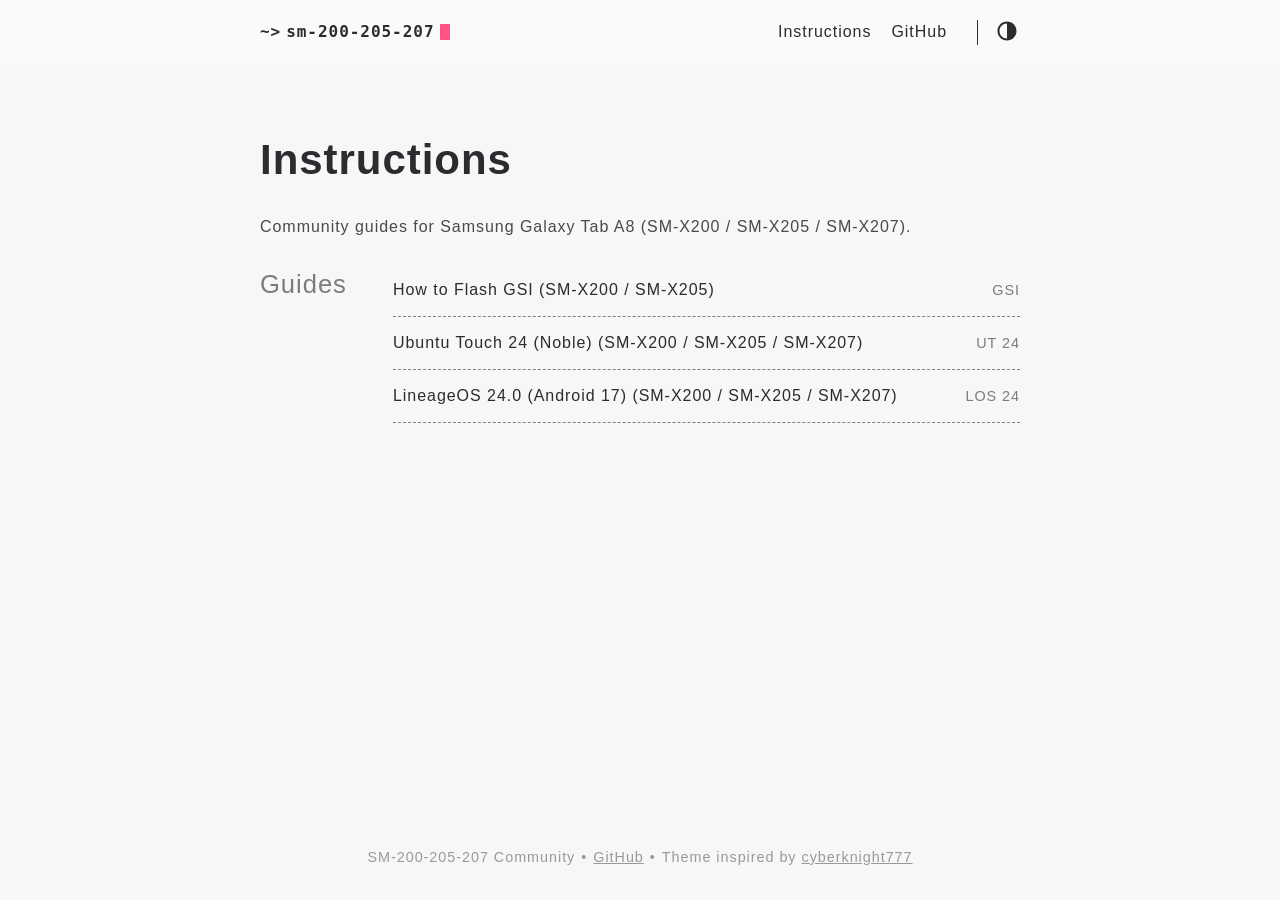
<file: index.html>
<!DOCTYPE html>
<html lang="en">
  <head>
    <meta charset="UTF-8" />
    <meta http-equiv="X-UA-Compatible" content="ie=edge" />
    <meta name="viewport" content="width=device-width, initial-scale=1, shrink-to-fit=no" />
    <meta name="description" content="Guides and instructions for Samsung Galaxy Tab A8 (SM-X200 / SM-X205 / SM-X207)." />
    <title>Tab A8 Guides :: SM-200-205-207</title>
    <link rel="icon" type="image/svg+xml" href="data:image/svg+xml,%3Csvg xmlns='http://www.w3.org/2000/svg' viewBox='0 0 32 32'%3E%3Crect width='32' height='32' rx='6' fill='%231b1c1d'/%3E%3Ctext x='50%25' y='55%25' dominant-baseline='middle' text-anchor='middle' font-family='monospace' font-size='16' font-weight='bold' fill='%23fe5186'%3E~%3E%3C/text%3E%3C/svg%3E" />
    <link rel="stylesheet" href="assets/css/style.css?v=5" />
    <script src="assets/js/main.js"></script>
  </head>
  <body>
    <div class="container">
      <header class="header">
        <span class="header__inner">
          <a href="./" style="text-decoration: none;">
            <div class="logo">
              <span class="logo__mark">~&gt; </span>
              <span class="logo__text">sm-200-205-207</span>
              <span class="logo__cursor"></span>
            </div>
          </a>

          <span class="header__right">
            <nav class="menu">
              <ul class="menu__inner">
                <li><a href="./">Instructions</a></li>
                <li><a href="https://github.com/SM-200-205-207" target="_blank" rel="noopener">GitHub</a></li>
              </ul>
            </nav>

            <button class="menu-trigger" type="button" aria-label="Menu" aria-expanded="false">
              <svg xmlns="http://www.w3.org/2000/svg" viewBox="0 0 24 24">
                <path d="M0 0h24v24H0z" fill="none" />
                <path d="M3 18h18v-2H3v2zm0-5h18v-2H3v2zm0-7v2h18V6H3z" />
              </svg>
            </button>

            <button class="theme-toggle not-selectable" type="button" aria-label="Toggle theme">
              <svg class="theme-toggler" width="24" height="24" viewBox="0 0 48 48" fill="none" xmlns="http://www.w3.org/2000/svg">
                <path d="M22 41C32.4934 41 41 32.4934 41 22C41 11.5066 32.4934 3 22 3C11.5066 3 3 11.5066 3 22C3 32.4934 11.5066 41 22 41ZM7 22C7 13.7157 13.7157 7 22 7V37C13.7157 37 7 30.2843 7 22Z" />
              </svg>
            </button>
          </span>
        </span>
      </header>

      <div class="content">
        <main class="posts">
          <h1>Instructions</h1>
          <p class="posts-intro">Community guides for Samsung Galaxy Tab A8 (SM-X200 / SM-X205 / SM-X207).</p>

          <div class="posts-group">
            <div class="post-year">Guides</div>
            <ul class="posts-list">
              <li class="post-item">
                <a href="gsi/">
                  <span class="post-title">How to Flash GSI (SM-X200 / SM-X205)</span>
                  <span class="post-day">GSI</span>
                </a>
              </li>
              <li class="post-item">
                <a href="ut24/">
                  <span class="post-title">Ubuntu Touch 24 (Noble) (SM-X200 / SM-X205 / SM-X207)</span>
                  <span class="post-day">UT 24</span>
                </a>
              </li>
              <li class="post-item">
                <a href="los24/">
                  <span class="post-title">LineageOS 24.0 (Android 17) (SM-X200 / SM-X205 / SM-X207)</span>
                  <span class="post-day">LOS 24</span>
                </a>
              </li>
            </ul>
          </div>
        </main>
      </div>

      <footer class="footer">
        <div class="footer__inner">
          <div class="footer__content">
            <span>SM-200-205-207 Community</span>
            <span><a href="https://github.com/SM-200-205-207" target="_blank" rel="noopener">GitHub</a></span>
            <span>Theme inspired by <a href="https://cyberknight777.dev/" target="_blank" rel="noopener">cyberknight777</a></span>
          </div>
        </div>
      </footer>
    </div>
  </body>
</html>
</file>
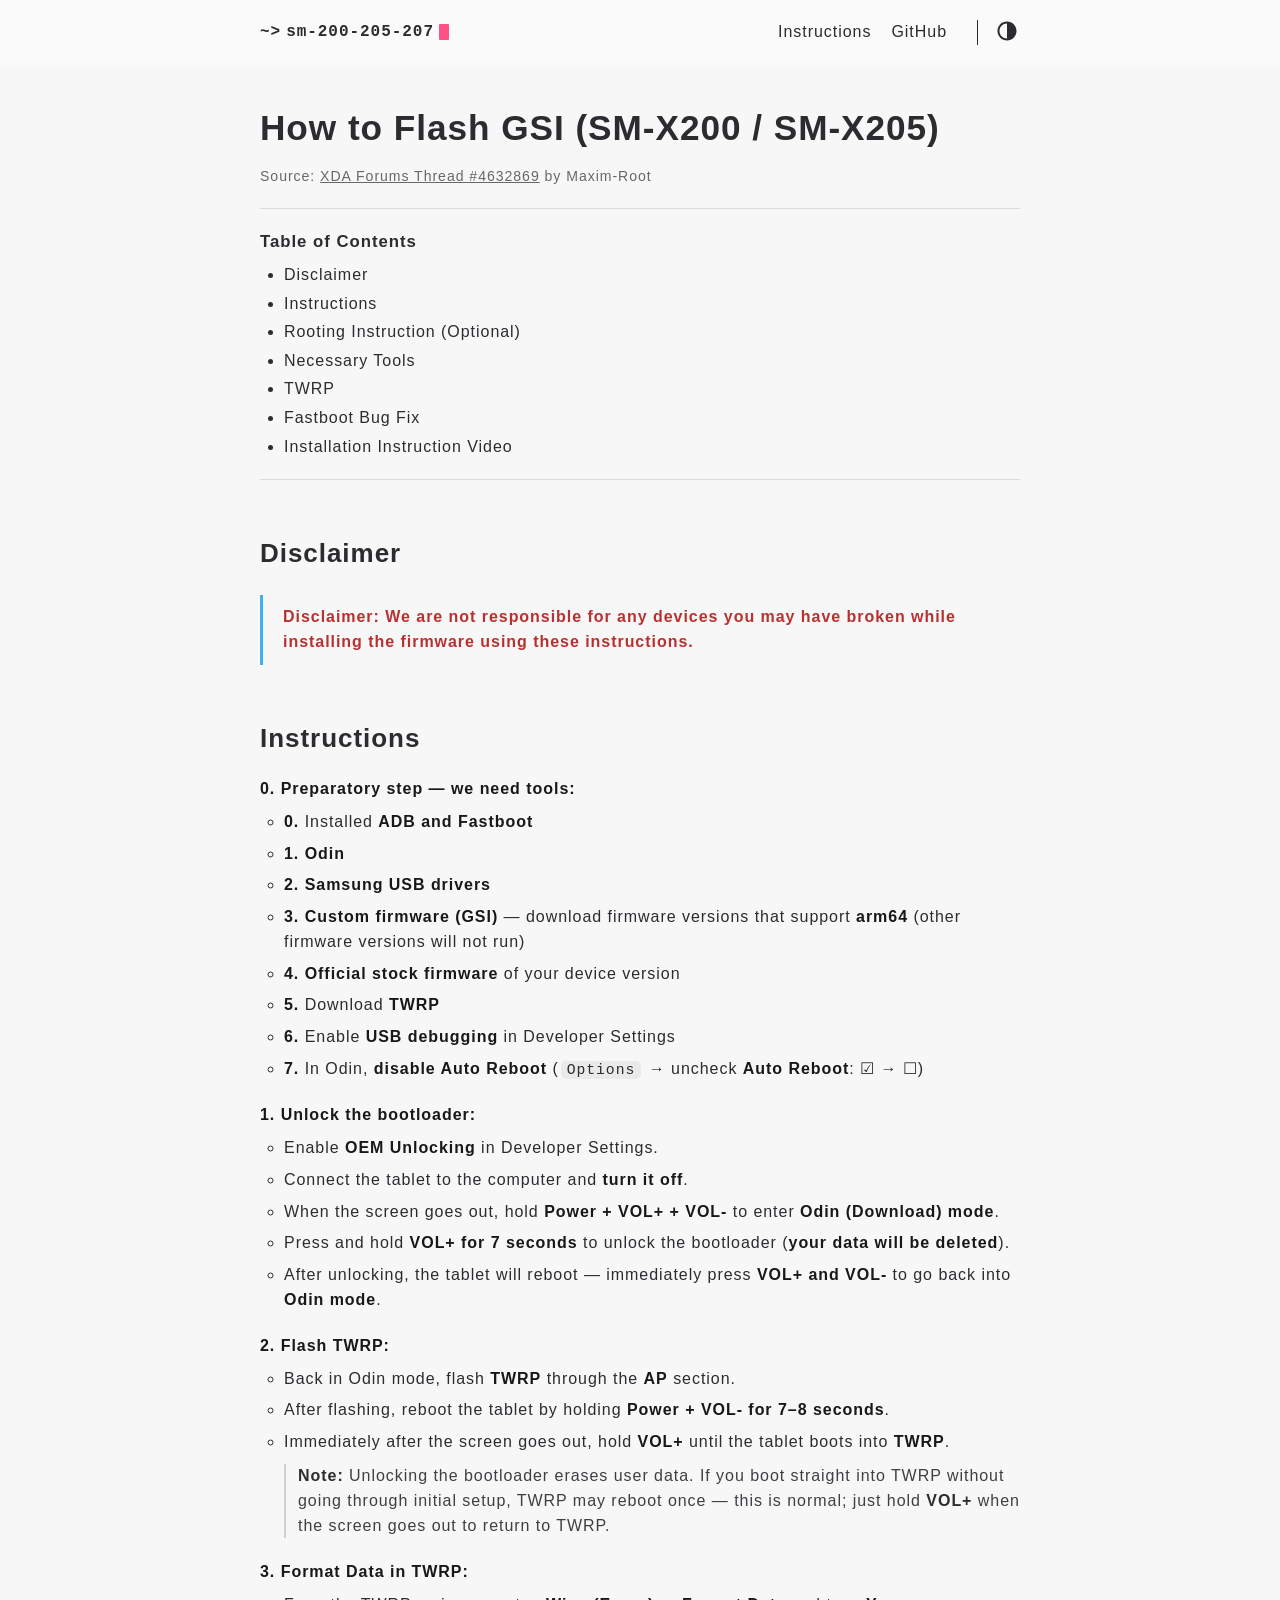
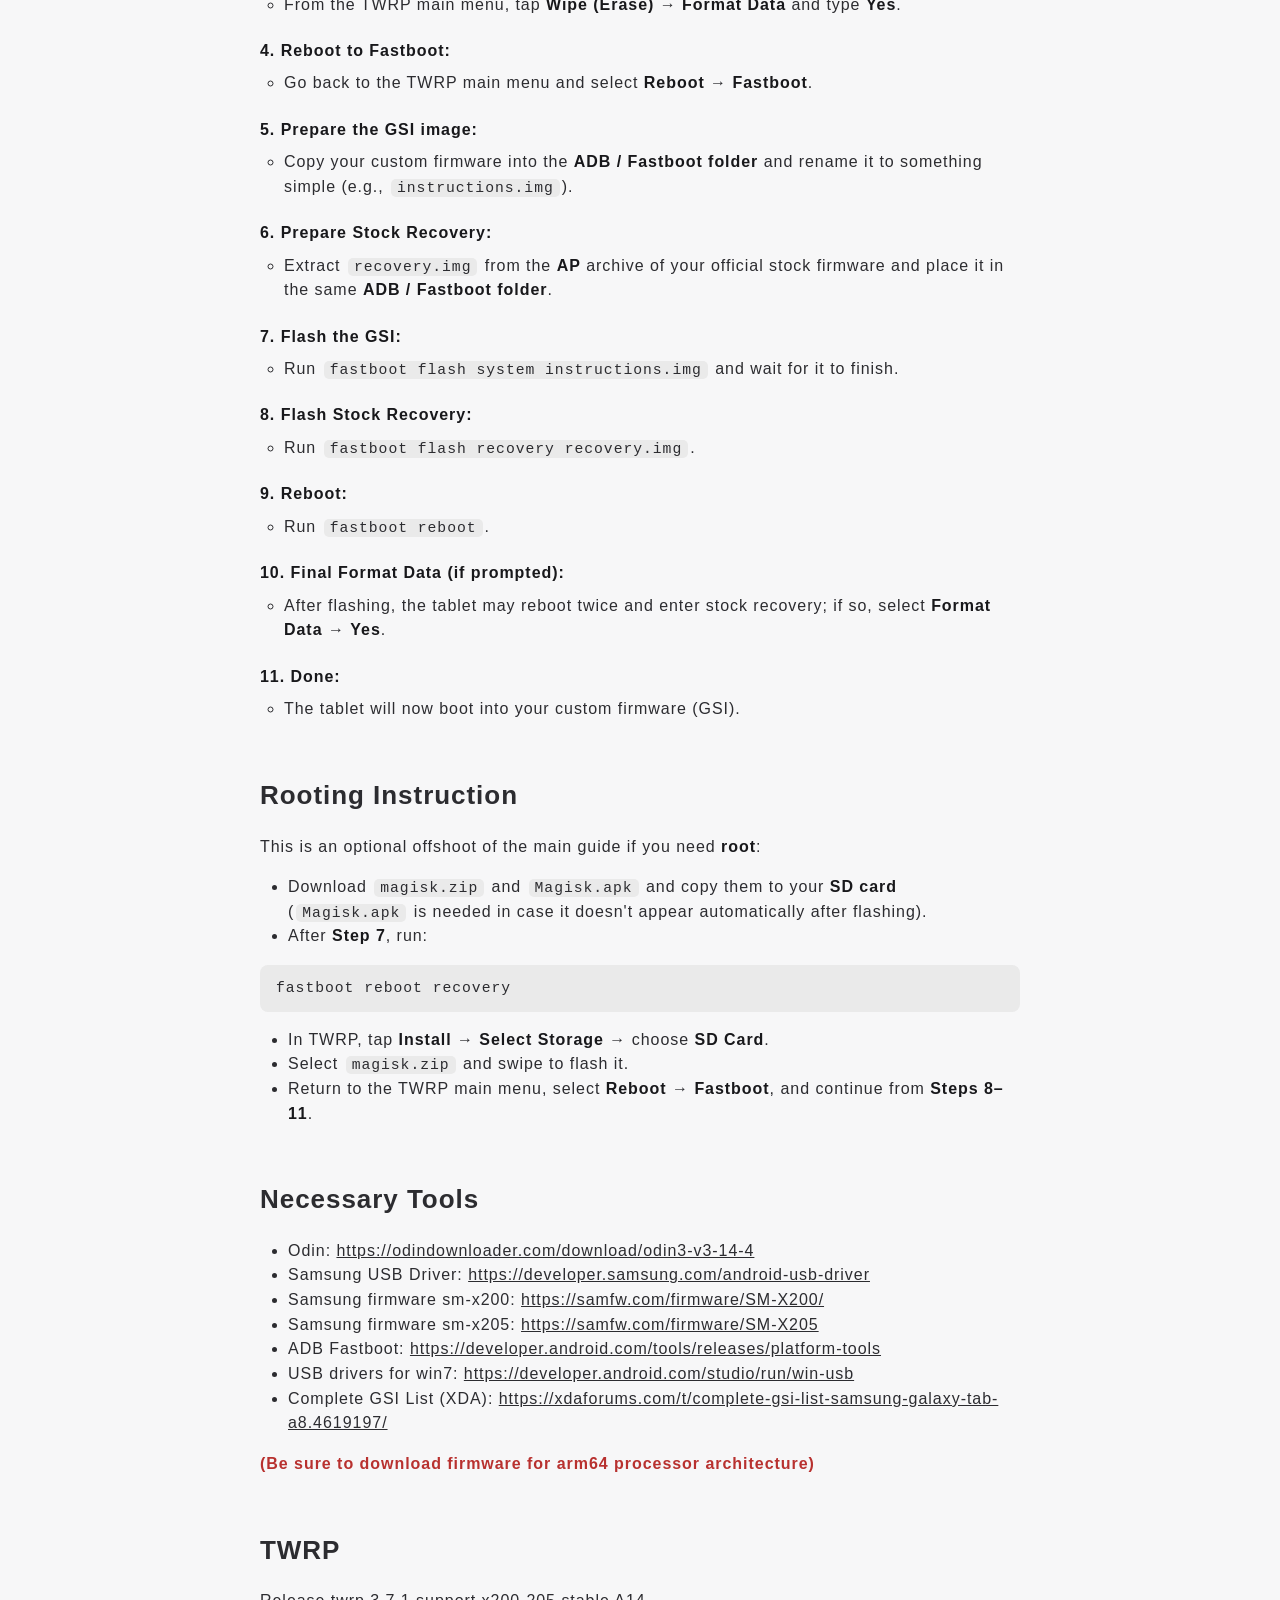
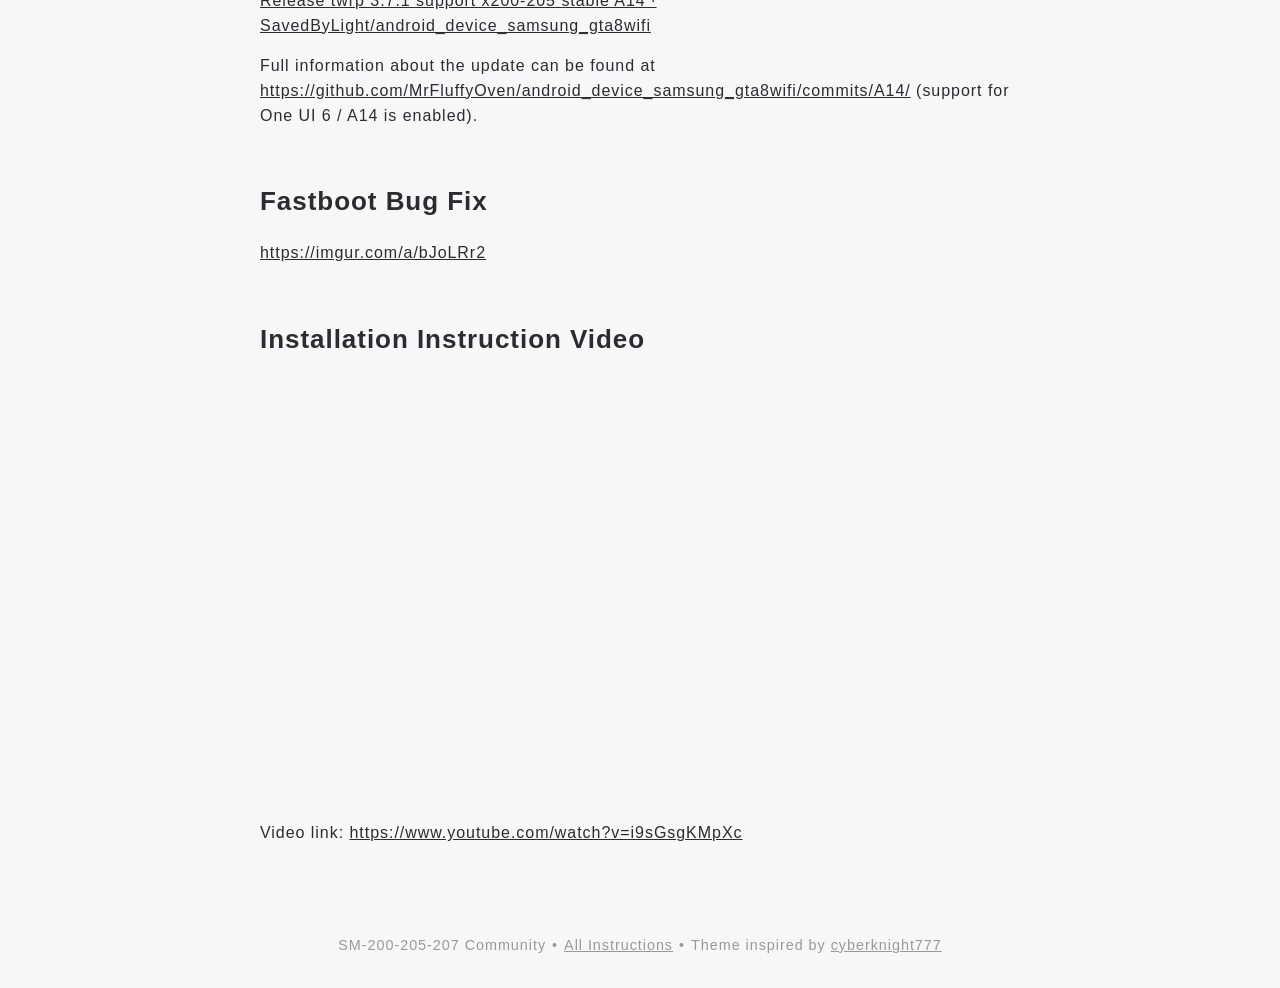
<file: gsi/index.html>
<!DOCTYPE html>
<html lang="en">
  <head>
    <meta charset="UTF-8" />
    <meta http-equiv="X-UA-Compatible" content="ie=edge" />
    <meta name="viewport" content="width=device-width, initial-scale=1, shrink-to-fit=no" />
    <meta name="author" content="Maxim-Root" />
    <meta name="description" content="Instructions on how to install GSI on Samsung Galaxy Tab A8 (SM-X200 / SM-X205)." />
    <title>How to Flash GSI (SM-X200 / SM-X205) :: SM-200-205-207</title>
    <link rel="icon" type="image/svg+xml" href="data:image/svg+xml,%3Csvg xmlns='http://www.w3.org/2000/svg' viewBox='0 0 32 32'%3E%3Crect width='32' height='32' rx='6' fill='%231b1c1d'/%3E%3Ctext x='50%25' y='55%25' dominant-baseline='middle' text-anchor='middle' font-family='monospace' font-size='16' font-weight='bold' fill='%23fe5186'%3E~%3E%3C/text%3E%3C/svg%3E" />
    <link rel="stylesheet" href="../assets/css/style.css?v=5" />
    <script src="../assets/js/main.js"></script>
  </head>
  <body>
    <div class="container">
      <header class="header">
        <span class="header__inner">
          <a href="../" style="text-decoration: none;">
            <div class="logo">
              <span class="logo__mark">~&gt; </span>
              <span class="logo__text">sm-200-205-207</span>
              <span class="logo__cursor"></span>
            </div>
          </a>

          <span class="header__right">
            <nav class="menu">
              <ul class="menu__inner">
                <li><a href="../">Instructions</a></li>
                <li><a href="https://github.com/SM-200-205-207" target="_blank" rel="noopener">GitHub</a></li>
              </ul>
            </nav>

            <button class="menu-trigger" type="button" aria-label="Menu" aria-expanded="false">
              <svg xmlns="http://www.w3.org/2000/svg" viewBox="0 0 24 24">
                <path d="M0 0h24v24H0z" fill="none" />
                <path d="M3 18h18v-2H3v2zm0-5h18v-2H3v2zm0-7v2h18V6H3z" />
              </svg>
            </button>

            <button class="theme-toggle not-selectable" type="button" aria-label="Toggle theme">
              <svg class="theme-toggler" width="24" height="24" viewBox="0 0 48 48" fill="none" xmlns="http://www.w3.org/2000/svg">
                <path d="M22 41C32.4934 41 41 32.4934 41 22C41 11.5066 32.4934 3 22 3C11.5066 3 3 11.5066 3 22C3 32.4934 11.5066 41 22 41ZM7 22C7 13.7157 13.7157 7 22 7V37C13.7157 37 7 30.2843 7 22Z" />
              </svg>
            </button>
          </span>
        </span>
      </header>

      <div class="content">
        <main class="post">
          <article>
            <h1 class="post-title">
              <a href="./">How to Flash GSI (SM-X200 / SM-X205)</a>
            </h1>
            <div class="post-meta">
              Source: <a href="https://xdaforums.com/t/instructions-on-how-to-install-gsi-on-sm-x200-sm-x205.4632869/" target="_blank" rel="noopener">XDA Forums Thread #4632869</a> by Maxim-Root
            </div>

            <hr />
            <aside id="toc">
              <div class="toc-title">Table of Contents</div>
              <nav id="TableOfContents">
                <ul>
                  <li><a href="#disclaimer">Disclaimer</a></li>
                  <li><a href="#instructions">Instructions</a></li>
                  <li><a href="#rooting-instruction">Rooting Instruction (Optional)</a></li>
                  <li><a href="#necessary-tools">Necessary Tools</a></li>
                  <li><a href="#twrp">TWRP</a></li>
                  <li><a href="#fastboot-bug-fix">Fastboot Bug Fix</a></li>
                  <li><a href="#installation-instruction-video">Installation Instruction Video</a></li>
                </ul>
              </nav>
            </aside>
            <hr />

            <div class="post-content">
              <h2 id="disclaimer">Disclaimer</h2>
              <blockquote>
                <p class="disclaimer-text">Disclaimer: We are not responsible for any devices you may have broken while installing the firmware using these instructions.</p>
              </blockquote>

              <h2 id="instructions">Instructions</h2>
              <ul class="step-list">
                <li>
                  <strong>0. Preparatory step — we need tools:</strong>
                  <ul>
                    <li><strong>0.</strong> Installed <strong>ADB and Fastboot</strong></li>
                    <li><strong>1.</strong> <strong>Odin</strong></li>
                    <li><strong>2.</strong> <strong>Samsung USB drivers</strong></li>
                    <li><strong>3.</strong> <strong>Custom firmware (GSI)</strong> — download firmware versions that support <strong>arm64</strong> (other firmware versions will not run)</li>
                    <li><strong>4.</strong> <strong>Official stock firmware</strong> of your device version</li>
                    <li><strong>5.</strong> Download <strong>TWRP</strong></li>
                    <li><strong>6.</strong> Enable <strong>USB debugging</strong> in Developer Settings</li>
                    <li><strong>7.</strong> In Odin, <strong>disable Auto Reboot</strong> (<code>Options</code> &rarr; uncheck <strong>Auto Reboot</strong>: &#x2611; &rarr; &#x2610;)</li>
                  </ul>
                </li>
                <li>
                  <strong>1. Unlock the bootloader:</strong>
                  <ul>
                    <li>Enable <strong>OEM Unlocking</strong> in Developer Settings.</li>
                    <li>Connect the tablet to the computer and <strong>turn it off</strong>.</li>
                    <li>When the screen goes out, hold <strong>Power + VOL+ + VOL-</strong> to enter <strong>Odin (Download) mode</strong>.</li>
                    <li>Press and hold <strong>VOL+ for 7 seconds</strong> to unlock the bootloader (<strong>your data will be deleted</strong>).</li>
                    <li>After unlocking, the tablet will reboot — immediately press <strong>VOL+ and VOL-</strong> to go back into <strong>Odin mode</strong>.</li>
                  </ul>
                </li>
                <li>
                  <strong>2. Flash TWRP:</strong>
                  <ul>
                    <li>Back in Odin mode, flash <strong>TWRP</strong> through the <strong>AP</strong> section.</li>
                    <li>After flashing, reboot the tablet by holding <strong>Power + VOL- for 7–8 seconds</strong>.</li>
                    <li>Immediately after the screen goes out, hold <strong>VOL+</strong> until the tablet boots into <strong>TWRP</strong>.</li>
                  </ul>
                  <div class="step-note">
                    <strong>Note:</strong> Unlocking the bootloader erases user data. If you boot straight into TWRP without going through initial setup, TWRP may reboot once — this is normal; just hold <strong>VOL+</strong> when the screen goes out to return to TWRP.
                  </div>
                </li>
                <li>
                  <strong>3. Format Data in TWRP:</strong>
                  <ul>
                    <li>From the TWRP main menu, tap <strong>Wipe (Erase)</strong> &rarr; <strong>Format Data</strong> and type <strong>Yes</strong>.</li>
                  </ul>
                </li>
                <li>
                  <strong>4. Reboot to Fastboot:</strong>
                  <ul>
                    <li>Go back to the TWRP main menu and select <strong>Reboot</strong> &rarr; <strong>Fastboot</strong>.</li>
                  </ul>
                </li>
                <li>
                  <strong>5. Prepare the GSI image:</strong>
                  <ul>
                    <li>Copy your custom firmware into the <strong>ADB / Fastboot folder</strong> and rename it to something simple (e.g., <code>instructions.img</code>).</li>
                  </ul>
                </li>
                <li>
                  <strong>6. Prepare Stock Recovery:</strong>
                  <ul>
                    <li>Extract <code>recovery.img</code> from the <strong>AP</strong> archive of your official stock firmware and place it in the same <strong>ADB / Fastboot folder</strong>.</li>
                  </ul>
                </li>
                <li>
                  <strong>7. Flash the GSI:</strong>
                  <ul>
                    <li>Run <code>fastboot flash system instructions.img</code> and wait for it to finish.</li>
                  </ul>
                </li>
                <li>
                  <strong>8. Flash Stock Recovery:</strong>
                  <ul>
                    <li>Run <code>fastboot flash recovery recovery.img</code>.</li>
                  </ul>
                </li>
                <li>
                  <strong>9. Reboot:</strong>
                  <ul>
                    <li>Run <code>fastboot reboot</code>.</li>
                  </ul>
                </li>
                <li>
                  <strong>10. Final Format Data (if prompted):</strong>
                  <ul>
                    <li>After flashing, the tablet may reboot twice and enter stock recovery; if so, select <strong>Format Data</strong> &rarr; <strong>Yes</strong>.</li>
                  </ul>
                </li>
                <li>
                  <strong>11. Done:</strong>
                  <ul>
                    <li>The tablet will now boot into your custom firmware (GSI).</li>
                  </ul>
                </li>
              </ul>

              <h2 id="rooting-instruction">Rooting Instruction</h2>
              <p>
                This is an optional offshoot of the main guide if you need <strong>root</strong>:
              </p>
              <ul>
                <li>Download <code>magisk.zip</code> and <code>Magisk.apk</code> and copy them to your <strong>SD card</strong> (<code>Magisk.apk</code> is needed in case it doesn't appear automatically after flashing).</li>
                <li>After <strong>Step 7</strong>, run:</li>
              </ul>
              <pre><code>fastboot reboot recovery</code></pre>
              <ul>
                <li>In TWRP, tap <strong>Install</strong> &rarr; <strong>Select Storage</strong> &rarr; choose <strong>SD Card</strong>.</li>
                <li>Select <code>magisk.zip</code> and swipe to flash it.</li>
                <li>Return to the TWRP main menu, select <strong>Reboot</strong> &rarr; <strong>Fastboot</strong>, and continue from <strong>Steps 8–11</strong>.</li>
              </ul>

              <h2 id="necessary-tools">Necessary Tools</h2>
              <ul>
                <li>Odin: <a href="https://odindownloader.com/download/odin3-v3-14-4" target="_blank" rel="noopener">https://odindownloader.com/download/odin3-v3-14-4</a></li>
                <li>Samsung USB Driver: <a href="https://developer.samsung.com/android-usb-driver" target="_blank" rel="noopener">https://developer.samsung.com/android-usb-driver</a></li>
                <li>Samsung firmware sm-x200: <a href="https://samfw.com/firmware/SM-X200/" target="_blank" rel="noopener">https://samfw.com/firmware/SM-X200/</a></li>
                <li>Samsung firmware sm-x205: <a href="https://samfw.com/firmware/SM-X205" target="_blank" rel="noopener">https://samfw.com/firmware/SM-X205</a></li>
                <li>ADB Fastboot: <a href="https://developer.android.com/tools/releases/platform-tools" target="_blank" rel="noopener">https://developer.android.com/tools/releases/platform-tools</a></li>
                <li>USB drivers for win7: <a href="https://developer.android.com/studio/run/win-usb" target="_blank" rel="noopener">https://developer.android.com/studio/run/win-usb</a></li>
                <li>Complete GSI List (XDA): <a href="https://xdaforums.com/t/complete-gsi-list-samsung-galaxy-tab-a8.4619197/" target="_blank" rel="noopener">https://xdaforums.com/t/complete-gsi-list-samsung-galaxy-tab-a8.4619197/</a></li>
              </ul>
              <p class="disclaimer-text">(Be sure to download firmware for arm64 processor architecture)</p>

              <h2 id="twrp">TWRP</h2>
              <p>
                <a href="https://github.com/MrFluffyOven/android_device_samsung_gta8wifi/releases/tag/twrp" target="_blank" rel="noopener">
                  Release twrp 3.7.1 support x200-205 stable A14 &middot; SavedByLight/android_device_samsung_gta8wifi
                </a>
              </p>
              <p>
                Full information about the update can be found at <a href="https://github.com/MrFluffyOven/android_device_samsung_gta8wifi/commits/A14/" target="_blank" rel="noopener">https://github.com/MrFluffyOven/android_device_samsung_gta8wifi/commits/A14/</a> (support for One UI 6 / A14 is enabled).
              </p>

              <h2 id="fastboot-bug-fix">Fastboot Bug Fix</h2>
              <p>
                <a href="https://imgur.com/a/bJoLRr2" target="_blank" rel="noopener">https://imgur.com/a/bJoLRr2</a>
              </p>

              <h2 id="installation-instruction-video">Installation Instruction Video</h2>
              <div class="video-wrapper">
                <iframe
                  src="https://www.youtube.com/embed/i9sGsgKMpXc?wmode=opaque"
                  title="Installation instruction video"
                  allowfullscreen
                ></iframe>
              </div>
              <p>
                Video link: <a href="https://www.youtube.com/watch?v=i9sGsgKMpXc" target="_blank" rel="noopener">https://www.youtube.com/watch?v=i9sGsgKMpXc</a>
              </p>
            </div>
          </article>
        </main>
      </div>

      <footer class="footer">
        <div class="footer__inner">
          <div class="footer__content">
            <span>SM-200-205-207 Community</span>
            <span><a href="../">All Instructions</a></span>
            <span>Theme inspired by <a href="https://cyberknight777.dev/" target="_blank" rel="noopener">cyberknight777</a></span>
          </div>
        </div>
      </footer>
    </div>
  </body>
</html>
</file>
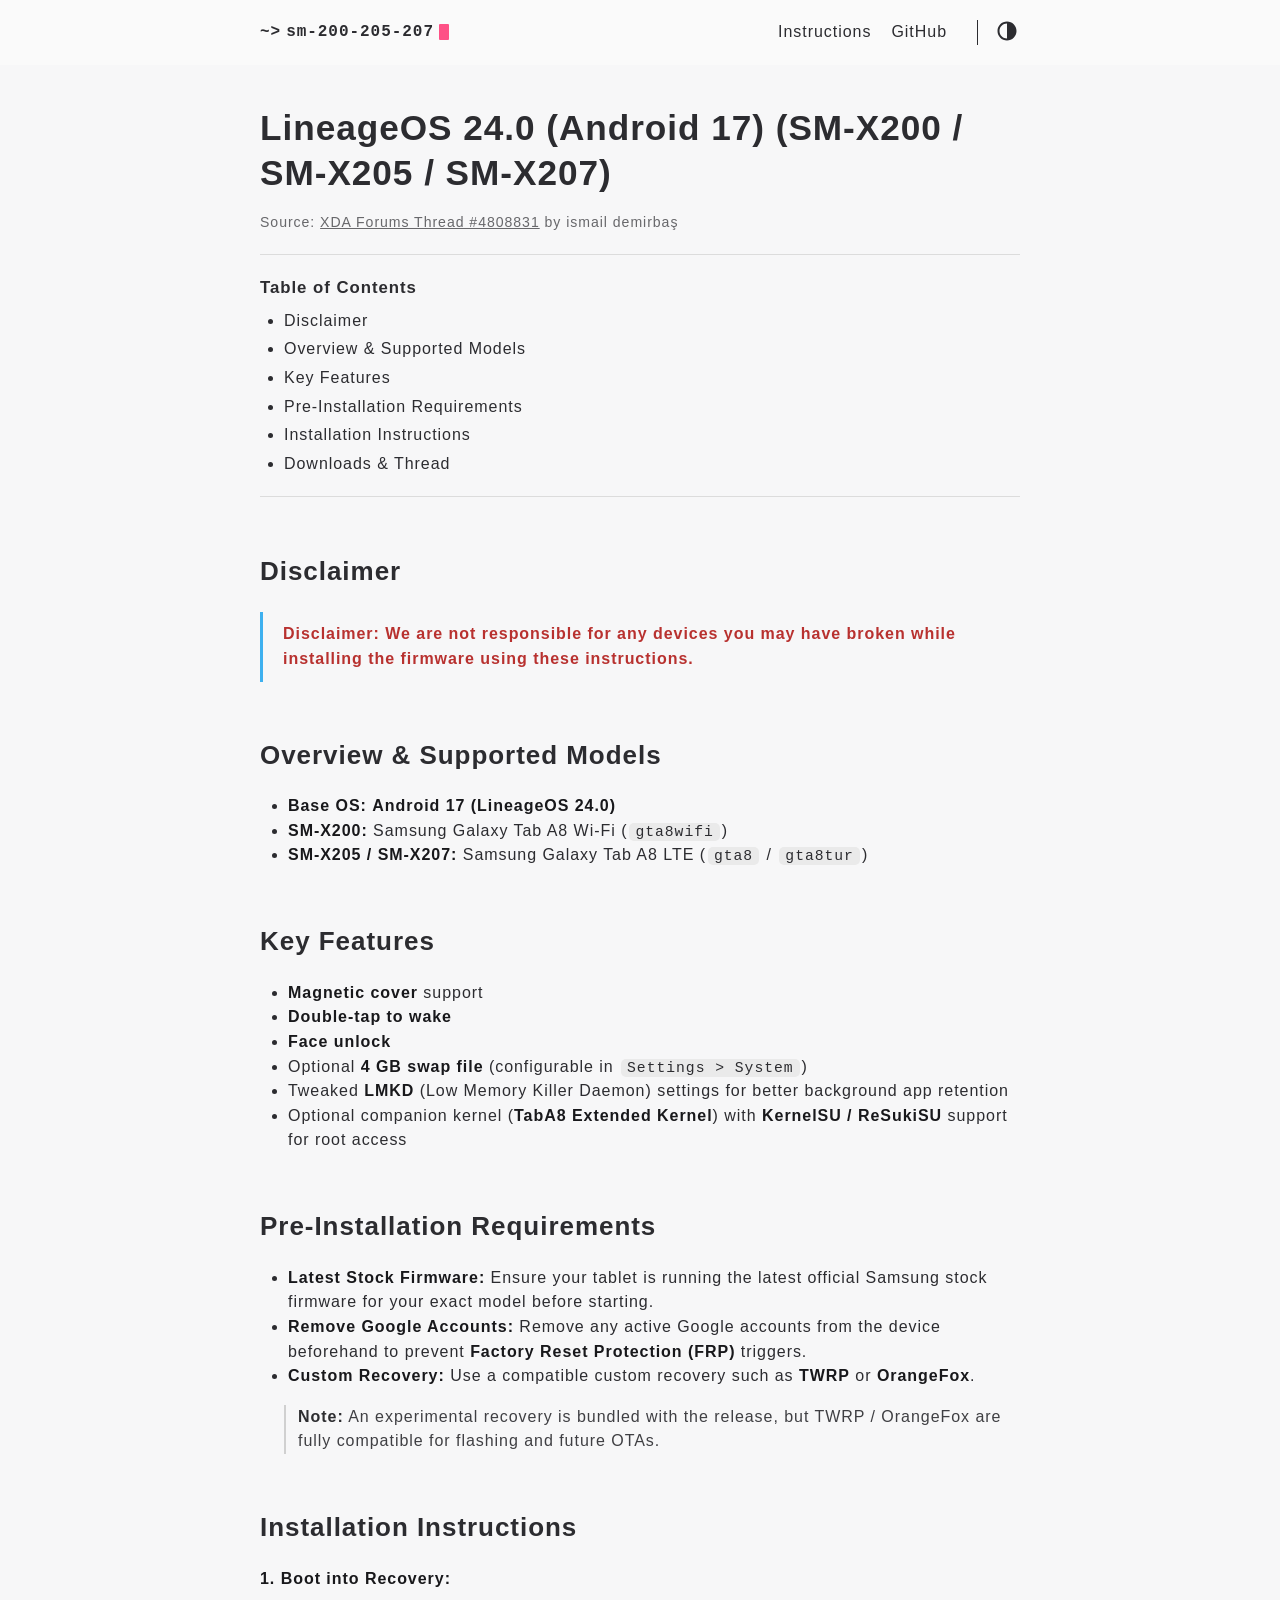
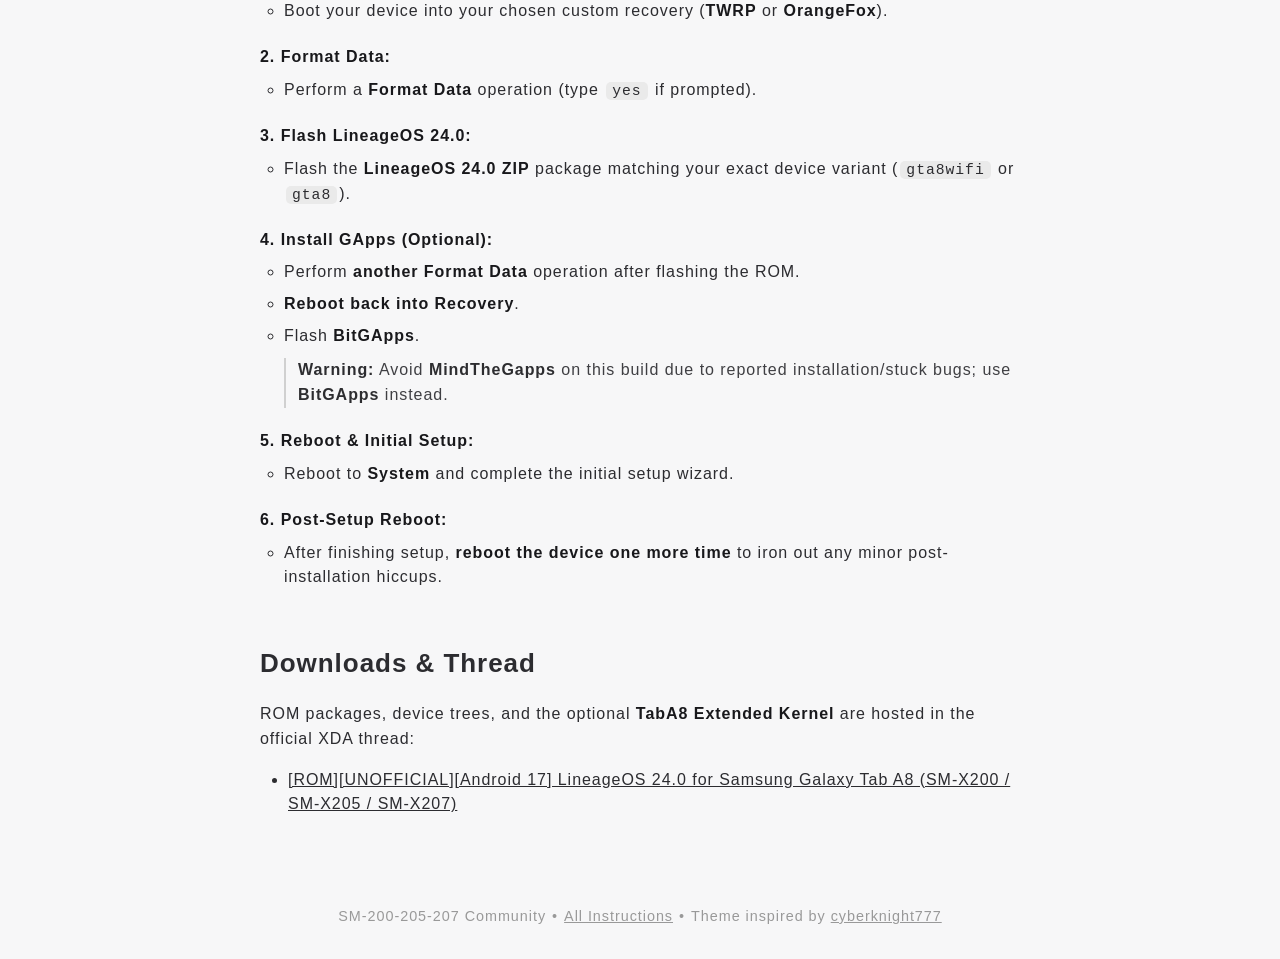
<file: los24/index.html>
<!DOCTYPE html>
<html lang="en">
  <head>
    <meta charset="UTF-8" />
    <meta http-equiv="X-UA-Compatible" content="ie=edge" />
    <meta name="viewport" content="width=device-width, initial-scale=1, shrink-to-fit=no" />
    <meta name="author" content="ismail demirbaş" />
    <meta name="description" content="Unofficial LineageOS 24.0 (Android 17) installation guide for Samsung Galaxy Tab A8 (SM-X200 / SM-X205 / SM-X207)." />
    <title>LineageOS 24.0 (Android 17) (SM-X200 / SM-X205 / SM-X207) :: SM-200-205-207</title>
    <link rel="icon" type="image/svg+xml" href="data:image/svg+xml,%3Csvg xmlns='http://www.w3.org/2000/svg' viewBox='0 0 32 32'%3E%3Crect width='32' height='32' rx='6' fill='%231b1c1d'/%3E%3Ctext x='50%25' y='55%25' dominant-baseline='middle' text-anchor='middle' font-family='monospace' font-size='16' font-weight='bold' fill='%23fe5186'%3E~%3E%3C/text%3E%3C/svg%3E" />
    <link rel="stylesheet" href="../assets/css/style.css?v=5" />
    <script src="../assets/js/main.js"></script>
  </head>
  <body>
    <div class="container">
      <header class="header">
        <span class="header__inner">
          <a href="../" style="text-decoration: none;">
            <div class="logo">
              <span class="logo__mark">~&gt; </span>
              <span class="logo__text">sm-200-205-207</span>
              <span class="logo__cursor"></span>
            </div>
          </a>

          <span class="header__right">
            <nav class="menu">
              <ul class="menu__inner">
                <li><a href="../">Instructions</a></li>
                <li><a href="https://github.com/SM-200-205-207" target="_blank" rel="noopener">GitHub</a></li>
              </ul>
            </nav>

            <button class="menu-trigger" type="button" aria-label="Menu" aria-expanded="false">
              <svg xmlns="http://www.w3.org/2000/svg" viewBox="0 0 24 24">
                <path d="M0 0h24v24H0z" fill="none" />
                <path d="M3 18h18v-2H3v2zm0-5h18v-2H3v2zm0-7v2h18V6H3z" />
              </svg>
            </button>

            <button class="theme-toggle not-selectable" type="button" aria-label="Toggle theme">
              <svg class="theme-toggler" width="24" height="24" viewBox="0 0 48 48" fill="none" xmlns="http://www.w3.org/2000/svg">
                <path d="M22 41C32.4934 41 41 32.4934 41 22C41 11.5066 32.4934 3 22 3C11.5066 3 3 11.5066 3 22C3 32.4934 11.5066 41 22 41ZM7 22C7 13.7157 13.7157 7 22 7V37C13.7157 37 7 30.2843 7 22Z" />
              </svg>
            </button>
          </span>
        </span>
      </header>

      <div class="content">
        <main class="post">
          <article>
            <h1 class="post-title">
              <a href="./">LineageOS 24.0 (Android 17) (SM-X200 / SM-X205 / SM-X207)</a>
            </h1>
            <div class="post-meta">
              Source: <a href="https://xdaforums.com/t/rom-unofficial-android-17-lineageos-24-0-for-samsung-galaxy-tab-a8-sm-x200-sm-x205-sm-x207.4808831/" target="_blank" rel="noopener">XDA Forums Thread #4808831</a> by ismail demirbaş
            </div>

            <hr />
            <aside id="toc">
              <div class="toc-title">Table of Contents</div>
              <nav id="TableOfContents">
                <ul>
                  <li><a href="#disclaimer">Disclaimer</a></li>
                  <li><a href="#overview">Overview &amp; Supported Models</a></li>
                  <li><a href="#features">Key Features</a></li>
                  <li><a href="#requirements">Pre-Installation Requirements</a></li>
                  <li><a href="#instructions">Installation Instructions</a></li>
                  <li><a href="#downloads">Downloads &amp; Thread</a></li>
                </ul>
              </nav>
            </aside>
            <hr />

            <div class="post-content">
              <h2 id="disclaimer">Disclaimer</h2>
              <blockquote>
                <p class="disclaimer-text">Disclaimer: We are not responsible for any devices you may have broken while installing the firmware using these instructions.</p>
              </blockquote>

              <h2 id="overview">Overview &amp; Supported Models</h2>
              <ul>
                <li><strong>Base OS:</strong> <strong>Android 17 (LineageOS 24.0)</strong></li>
                <li><strong>SM-X200:</strong> Samsung Galaxy Tab A8 Wi-Fi (<code>gta8wifi</code>)</li>
                <li><strong>SM-X205 / SM-X207:</strong> Samsung Galaxy Tab A8 LTE (<code>gta8</code> / <code>gta8tur</code>)</li>
              </ul>

              <h2 id="features">Key Features</h2>
              <ul>
                <li><strong>Magnetic cover</strong> support</li>
                <li><strong>Double-tap to wake</strong></li>
                <li><strong>Face unlock</strong></li>
                <li>Optional <strong>4 GB swap file</strong> (configurable in <code>Settings &gt; System</code>)</li>
                <li>Tweaked <strong>LMKD</strong> (Low Memory Killer Daemon) settings for better background app retention</li>
                <li>Optional companion kernel (<strong>TabA8 Extended Kernel</strong>) with <strong>KernelSU / ReSukiSU</strong> support for root access</li>
              </ul>

              <h2 id="requirements">Pre-Installation Requirements</h2>
              <ul>
                <li><strong>Latest Stock Firmware:</strong> Ensure your tablet is running the latest official Samsung stock firmware for your exact model before starting.</li>
                <li><strong>Remove Google Accounts:</strong> Remove any active Google accounts from the device beforehand to prevent <strong>Factory Reset Protection (FRP)</strong> triggers.</li>
                <li><strong>Custom Recovery:</strong> Use a compatible custom recovery such as <strong>TWRP</strong> or <strong>OrangeFox</strong>.</li>
              </ul>
              <div class="step-note">
                <strong>Note:</strong> An experimental recovery is bundled with the release, but TWRP / OrangeFox are fully compatible for flashing and future OTAs.
              </div>

              <h2 id="instructions">Installation Instructions</h2>
              <ul class="step-list">
                <li>
                  <strong>1. Boot into Recovery:</strong>
                  <ul>
                    <li>Boot your device into your chosen custom recovery (<strong>TWRP</strong> or <strong>OrangeFox</strong>).</li>
                  </ul>
                </li>
                <li>
                  <strong>2. Format Data:</strong>
                  <ul>
                    <li>Perform a <strong>Format Data</strong> operation (type <code>yes</code> if prompted).</li>
                  </ul>
                </li>
                <li>
                  <strong>3. Flash LineageOS 24.0:</strong>
                  <ul>
                    <li>Flash the <strong>LineageOS 24.0 ZIP</strong> package matching your exact device variant (<code>gta8wifi</code> or <code>gta8</code>).</li>
                  </ul>
                </li>
                <li>
                  <strong>4. Install GApps (Optional):</strong>
                  <ul>
                    <li>Perform <strong>another Format Data</strong> operation after flashing the ROM.</li>
                    <li><strong>Reboot back into Recovery</strong>.</li>
                    <li>Flash <strong>BitGApps</strong>.</li>
                  </ul>
                  <div class="step-note">
                    <strong>Warning:</strong> Avoid <strong>MindTheGapps</strong> on this build due to reported installation/stuck bugs; use <strong>BitGApps</strong> instead.
                  </div>
                </li>
                <li>
                  <strong>5. Reboot &amp; Initial Setup:</strong>
                  <ul>
                    <li>Reboot to <strong>System</strong> and complete the initial setup wizard.</li>
                  </ul>
                </li>
                <li>
                  <strong>6. Post-Setup Reboot:</strong>
                  <ul>
                    <li>After finishing setup, <strong>reboot the device one more time</strong> to iron out any minor post-installation hiccups.</li>
                  </ul>
                </li>
              </ul>

              <h2 id="downloads">Downloads &amp; Thread</h2>
              <p>
                ROM packages, device trees, and the optional <strong>TabA8 Extended Kernel</strong> are hosted in the official XDA thread:
              </p>
              <ul>
                <li><a href="https://xdaforums.com/t/rom-unofficial-android-17-lineageos-24-0-for-samsung-galaxy-tab-a8-sm-x200-sm-x205-sm-x207.4808831/" target="_blank" rel="noopener">[ROM][UNOFFICIAL][Android 17] LineageOS 24.0 for Samsung Galaxy Tab A8 (SM-X200 / SM-X205 / SM-X207)</a></li>
              </ul>
            </div>
          </article>
        </main>
      </div>

      <footer class="footer">
        <div class="footer__inner">
          <div class="footer__content">
            <span>SM-200-205-207 Community</span>
            <span><a href="../">All Instructions</a></span>
            <span>Theme inspired by <a href="https://cyberknight777.dev/" target="_blank" rel="noopener">cyberknight777</a></span>
          </div>
        </div>
      </footer>
    </div>
  </body>
</html>
</file>
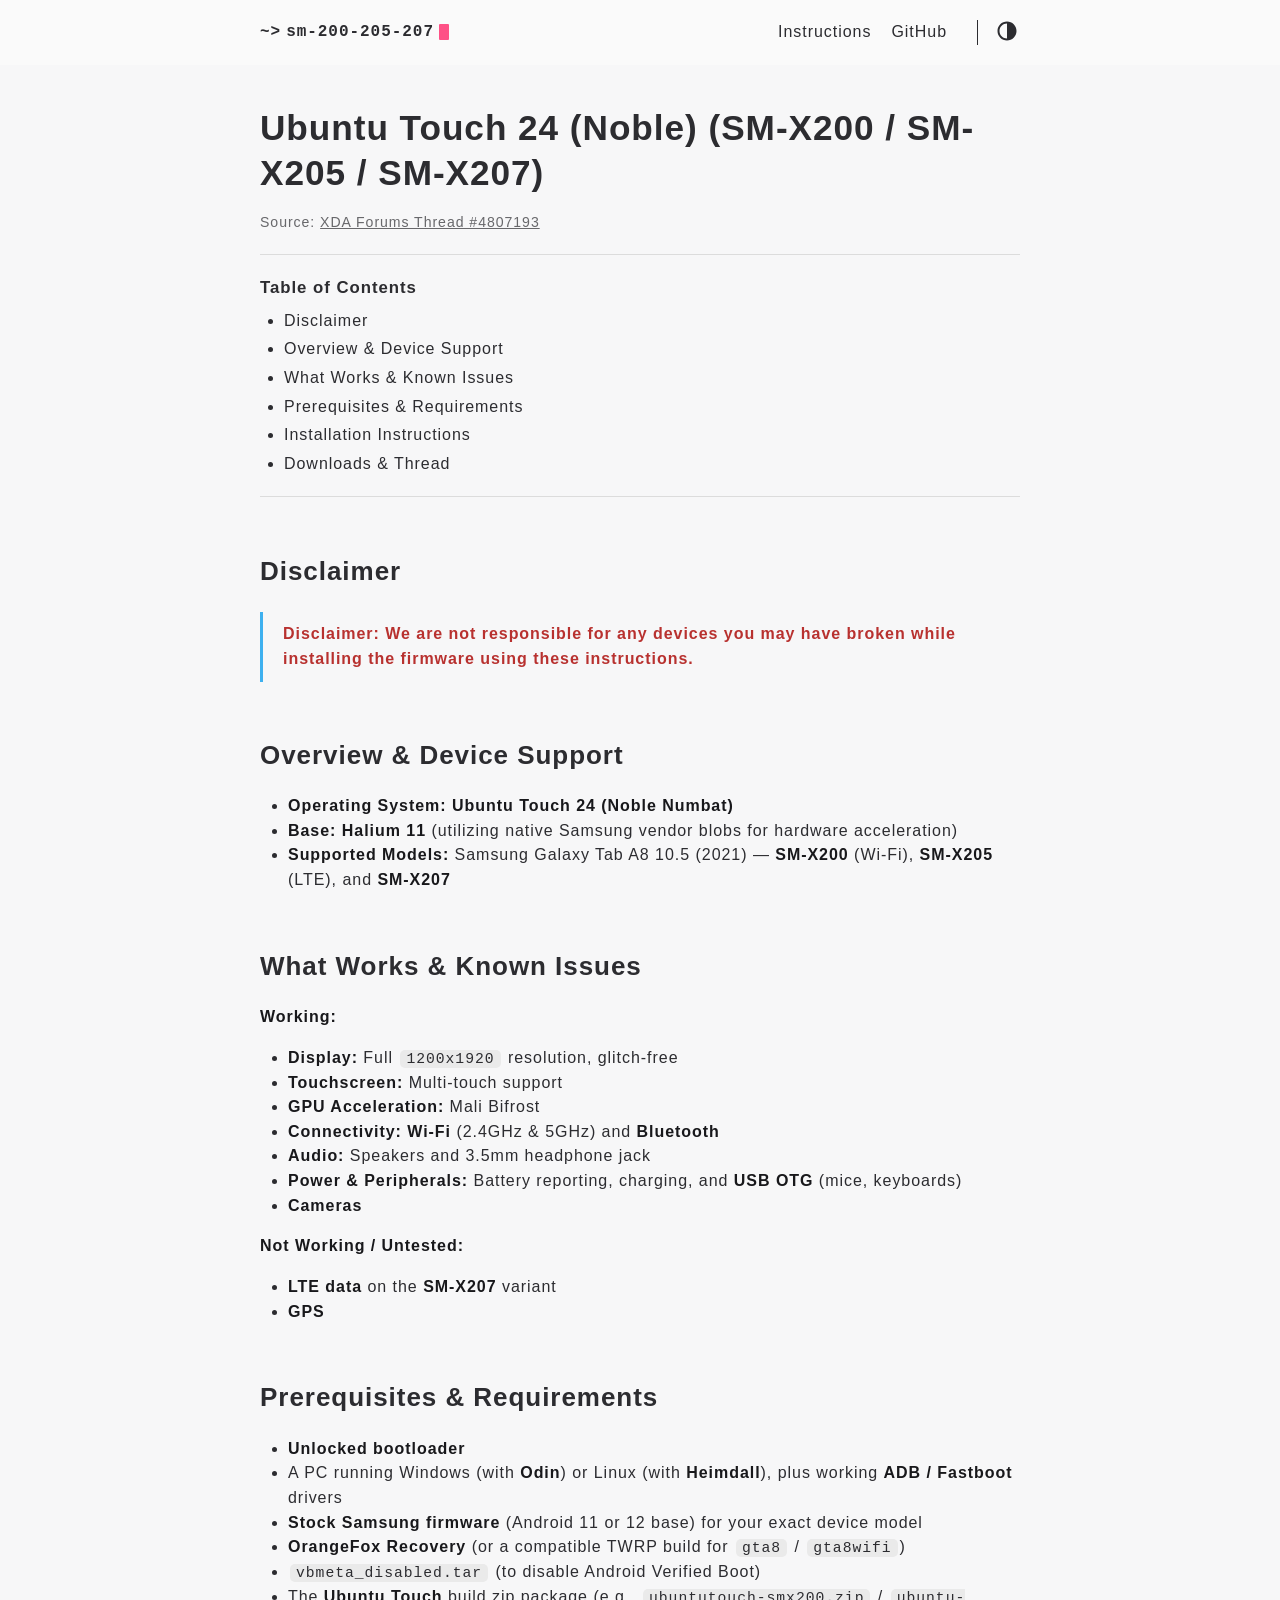
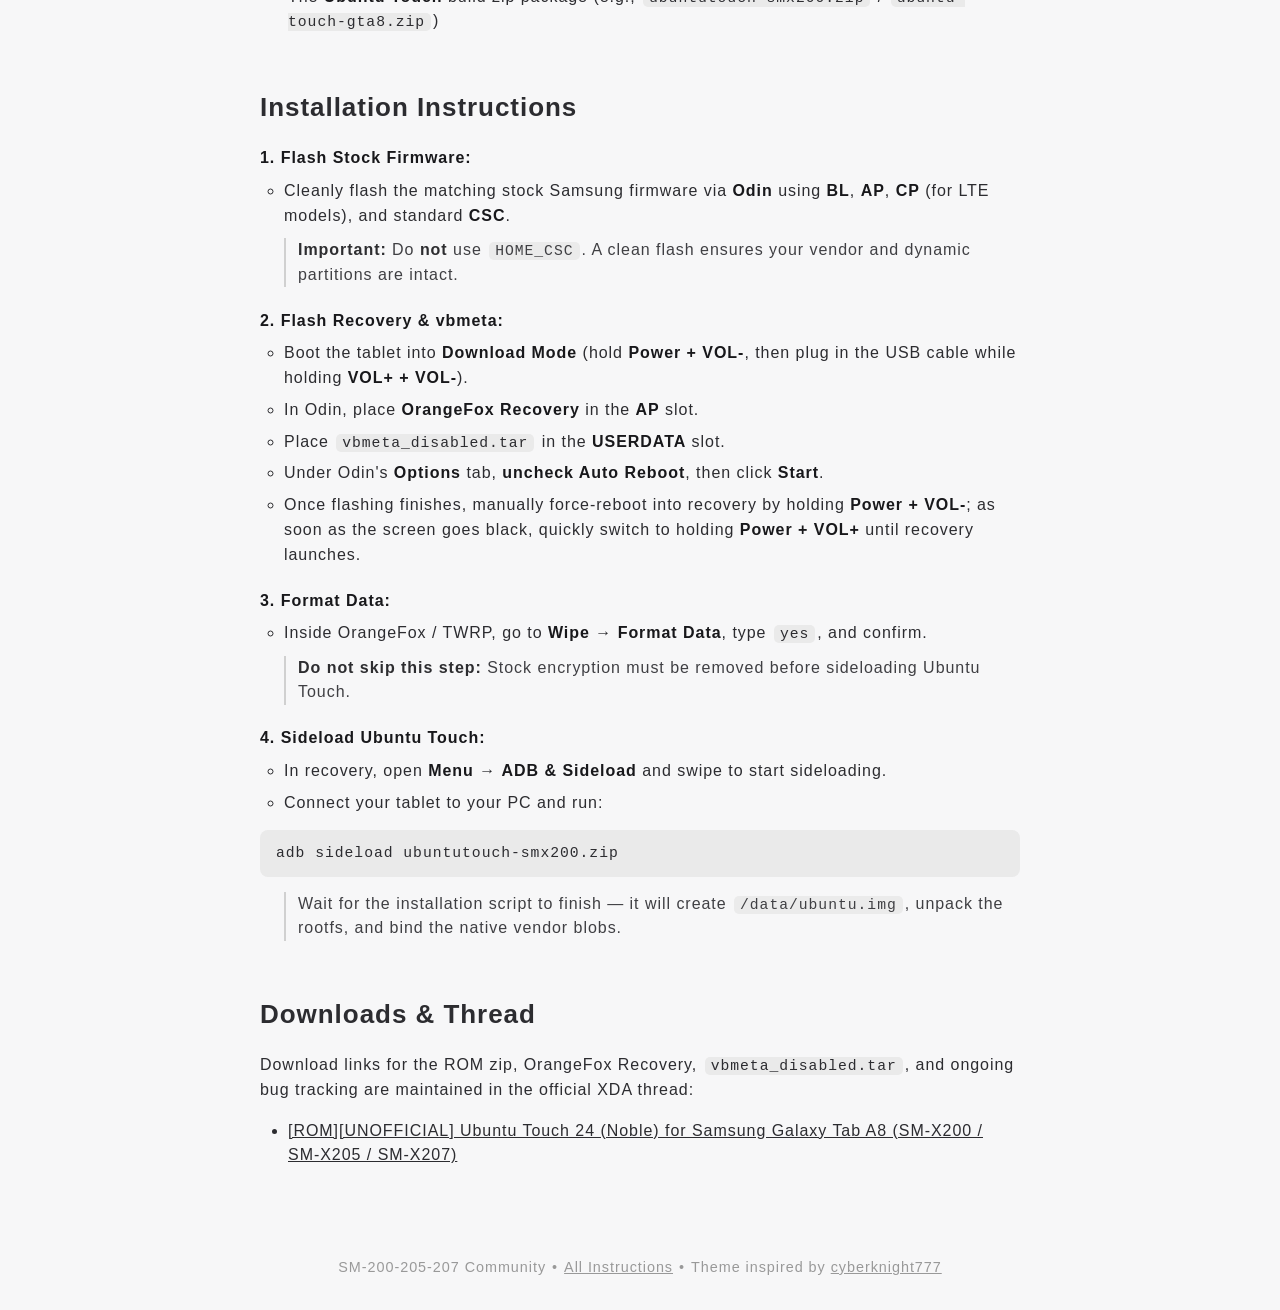
<file: ut24/index.html>
<!DOCTYPE html>
<html lang="en">
  <head>
    <meta charset="UTF-8" />
    <meta http-equiv="X-UA-Compatible" content="ie=edge" />
    <meta name="viewport" content="width=device-width, initial-scale=1, shrink-to-fit=no" />
    <meta name="description" content="Unofficial Ubuntu Touch 24 (Noble) installation guide for Samsung Galaxy Tab A8 (SM-X200 / SM-X205 / SM-X207)." />
    <title>Ubuntu Touch 24 (Noble) (SM-X200 / SM-X205 / SM-X207) :: SM-200-205-207</title>
    <link rel="icon" type="image/svg+xml" href="data:image/svg+xml,%3Csvg xmlns='http://www.w3.org/2000/svg' viewBox='0 0 32 32'%3E%3Crect width='32' height='32' rx='6' fill='%231b1c1d'/%3E%3Ctext x='50%25' y='55%25' dominant-baseline='middle' text-anchor='middle' font-family='monospace' font-size='16' font-weight='bold' fill='%23fe5186'%3E~%3E%3C/text%3E%3C/svg%3E" />
    <link rel="stylesheet" href="../assets/css/style.css?v=5" />
    <script src="../assets/js/main.js"></script>
  </head>
  <body>
    <div class="container">
      <header class="header">
        <span class="header__inner">
          <a href="../" style="text-decoration: none;">
            <div class="logo">
              <span class="logo__mark">~&gt; </span>
              <span class="logo__text">sm-200-205-207</span>
              <span class="logo__cursor"></span>
            </div>
          </a>

          <span class="header__right">
            <nav class="menu">
              <ul class="menu__inner">
                <li><a href="../">Instructions</a></li>
                <li><a href="https://github.com/SM-200-205-207" target="_blank" rel="noopener">GitHub</a></li>
              </ul>
            </nav>

            <button class="menu-trigger" type="button" aria-label="Menu" aria-expanded="false">
              <svg xmlns="http://www.w3.org/2000/svg" viewBox="0 0 24 24">
                <path d="M0 0h24v24H0z" fill="none" />
                <path d="M3 18h18v-2H3v2zm0-5h18v-2H3v2zm0-7v2h18V6H3z" />
              </svg>
            </button>

            <button class="theme-toggle not-selectable" type="button" aria-label="Toggle theme">
              <svg class="theme-toggler" width="24" height="24" viewBox="0 0 48 48" fill="none" xmlns="http://www.w3.org/2000/svg">
                <path d="M22 41C32.4934 41 41 32.4934 41 22C41 11.5066 32.4934 3 22 3C11.5066 3 3 11.5066 3 22C3 32.4934 11.5066 41 22 41ZM7 22C7 13.7157 13.7157 7 22 7V37C13.7157 37 7 30.2843 7 22Z" />
              </svg>
            </button>
          </span>
        </span>
      </header>

      <div class="content">
        <main class="post">
          <article>
            <h1 class="post-title">
              <a href="./">Ubuntu Touch 24 (Noble) (SM-X200 / SM-X205 / SM-X207)</a>
            </h1>
            <div class="post-meta">
              Source: <a href="https://xdaforums.com/t/rom-unofficial-ubuntu-touch-24-noble-for-samsung-galaxy-tab-a8-sm-x200-sm-x205-sm-x207.4807193/" target="_blank" rel="noopener">XDA Forums Thread #4807193</a>
            </div>

            <hr />
            <aside id="toc">
              <div class="toc-title">Table of Contents</div>
              <nav id="TableOfContents">
                <ul>
                  <li><a href="#disclaimer">Disclaimer</a></li>
                  <li><a href="#overview">Overview &amp; Device Support</a></li>
                  <li><a href="#status">What Works &amp; Known Issues</a></li>
                  <li><a href="#requirements">Prerequisites &amp; Requirements</a></li>
                  <li><a href="#instructions">Installation Instructions</a></li>
                  <li><a href="#downloads">Downloads &amp; Thread</a></li>
                </ul>
              </nav>
            </aside>
            <hr />

            <div class="post-content">
              <h2 id="disclaimer">Disclaimer</h2>
              <blockquote>
                <p class="disclaimer-text">Disclaimer: We are not responsible for any devices you may have broken while installing the firmware using these instructions.</p>
              </blockquote>

              <h2 id="overview">Overview &amp; Device Support</h2>
              <ul>
                <li><strong>Operating System:</strong> <strong>Ubuntu Touch 24 (Noble Numbat)</strong></li>
                <li><strong>Base:</strong> <strong>Halium 11</strong> (utilizing native Samsung vendor blobs for hardware acceleration)</li>
                <li><strong>Supported Models:</strong> Samsung Galaxy Tab A8 10.5 (2021) — <strong>SM-X200</strong> (Wi-Fi), <strong>SM-X205</strong> (LTE), and <strong>SM-X207</strong></li>
              </ul>

              <h2 id="status">What Works &amp; Known Issues</h2>
              <p><strong>Working:</strong></p>
              <ul>
                <li><strong>Display:</strong> Full <code>1200x1920</code> resolution, glitch-free</li>
                <li><strong>Touchscreen:</strong> Multi-touch support</li>
                <li><strong>GPU Acceleration:</strong> Mali Bifrost</li>
                <li><strong>Connectivity:</strong> <strong>Wi-Fi</strong> (2.4GHz &amp; 5GHz) and <strong>Bluetooth</strong></li>
                <li><strong>Audio:</strong> Speakers and 3.5mm headphone jack</li>
                <li><strong>Power &amp; Peripherals:</strong> Battery reporting, charging, and <strong>USB OTG</strong> (mice, keyboards)</li>
                <li><strong>Cameras</strong></li>
              </ul>
              <p><strong>Not Working / Untested:</strong></p>
              <ul>
                <li><strong>LTE data</strong> on the <strong>SM-X207</strong> variant</li>
                <li><strong>GPS</strong></li>
              </ul>

              <h2 id="requirements">Prerequisites &amp; Requirements</h2>
              <ul>
                <li><strong>Unlocked bootloader</strong></li>
                <li>A PC running Windows (with <strong>Odin</strong>) or Linux (with <strong>Heimdall</strong>), plus working <strong>ADB / Fastboot</strong> drivers</li>
                <li><strong>Stock Samsung firmware</strong> (Android 11 or 12 base) for your exact device model</li>
                <li><strong>OrangeFox Recovery</strong> (or a compatible TWRP build for <code>gta8</code> / <code>gta8wifi</code>)</li>
                <li><code>vbmeta_disabled.tar</code> (to disable Android Verified Boot)</li>
                <li>The <strong>Ubuntu Touch</strong> build zip package (e.g., <code>ubuntutouch-smx200.zip</code> / <code>ubuntu-touch-gta8.zip</code>)</li>
              </ul>

              <h2 id="instructions">Installation Instructions</h2>
              <ul class="step-list">
                <li>
                  <strong>1. Flash Stock Firmware:</strong>
                  <ul>
                    <li>Cleanly flash the matching stock Samsung firmware via <strong>Odin</strong> using <strong>BL</strong>, <strong>AP</strong>, <strong>CP</strong> (for LTE models), and standard <strong>CSC</strong>.</li>
                  </ul>
                  <div class="step-note">
                    <strong>Important:</strong> Do <strong>not</strong> use <code>HOME_CSC</code>. A clean flash ensures your vendor and dynamic partitions are intact.
                  </div>
                </li>
                <li>
                  <strong>2. Flash Recovery &amp; vbmeta:</strong>
                  <ul>
                    <li>Boot the tablet into <strong>Download Mode</strong> (hold <strong>Power + VOL-</strong>, then plug in the USB cable while holding <strong>VOL+ + VOL-</strong>).</li>
                    <li>In Odin, place <strong>OrangeFox Recovery</strong> in the <strong>AP</strong> slot.</li>
                    <li>Place <code>vbmeta_disabled.tar</code> in the <strong>USERDATA</strong> slot.</li>
                    <li>Under Odin's <strong>Options</strong> tab, <strong>uncheck Auto Reboot</strong>, then click <strong>Start</strong>.</li>
                    <li>Once flashing finishes, manually force-reboot into recovery by holding <strong>Power + VOL-</strong>; as soon as the screen goes black, quickly switch to holding <strong>Power + VOL+</strong> until recovery launches.</li>
                  </ul>
                </li>
                <li>
                  <strong>3. Format Data:</strong>
                  <ul>
                    <li>Inside OrangeFox / TWRP, go to <strong>Wipe</strong> &rarr; <strong>Format Data</strong>, type <code>yes</code>, and confirm.</li>
                  </ul>
                  <div class="step-note">
                    <strong>Do not skip this step:</strong> Stock encryption must be removed before sideloading Ubuntu Touch.
                  </div>
                </li>
                <li>
                  <strong>4. Sideload Ubuntu Touch:</strong>
                  <ul>
                    <li>In recovery, open <strong>Menu</strong> &rarr; <strong>ADB &amp; Sideload</strong> and swipe to start sideloading.</li>
                    <li>Connect your tablet to your PC and run:</li>
                  </ul>
                  <pre><code>adb sideload ubuntutouch-smx200.zip</code></pre>
                  <div class="step-note">
                    Wait for the installation script to finish — it will create <code>/data/ubuntu.img</code>, unpack the rootfs, and bind the native vendor blobs.
                  </div>
                </li>
              </ul>

              <h2 id="downloads">Downloads &amp; Thread</h2>
              <p>
                Download links for the ROM zip, OrangeFox Recovery, <code>vbmeta_disabled.tar</code>, and ongoing bug tracking are maintained in the official XDA thread:
              </p>
              <ul>
                <li><a href="https://xdaforums.com/t/rom-unofficial-ubuntu-touch-24-noble-for-samsung-galaxy-tab-a8-sm-x200-sm-x205-sm-x207.4807193/" target="_blank" rel="noopener">[ROM][UNOFFICIAL] Ubuntu Touch 24 (Noble) for Samsung Galaxy Tab A8 (SM-X200 / SM-X205 / SM-X207)</a></li>
              </ul>
            </div>
          </article>
        </main>
      </div>

      <footer class="footer">
        <div class="footer__inner">
          <div class="footer__content">
            <span>SM-200-205-207 Community</span>
            <span><a href="../">All Instructions</a></span>
            <span>Theme inspired by <a href="https://cyberknight777.dev/" target="_blank" rel="noopener">cyberknight777</a></span>
          </div>
        </div>
      </footer>
    </div>
  </body>
</html>
</file>
<file: assets/css/style.css>
/* Minimal theme inspired by hello-friend-ng / cyberknight777.dev */

*,
*::before,
*::after {
  box-sizing: border-box;
}

html {
  box-sizing: border-box;
  line-height: 1.6;
  letter-spacing: 0.06em;
  scroll-behavior: smooth;
  -webkit-text-size-adjust: 100%;
}

body {
  margin: 0;
  padding: 0;
  font-family: "Inter", -apple-system, BlinkMacSystemFont, "Roboto", "Segoe UI", Helvetica, Arial, sans-serif;
  font-size: 1rem;
  line-height: 1.54;
  text-rendering: optimizeLegibility;
  -webkit-font-smoothing: antialiased;
  display: flex;
  min-height: 100vh;
  flex-direction: column;
  background-color: #f7f7f8;
  color: #2c2c30;
}

@media (prefers-color-scheme: dark) {
  body {
    background-color: #232425;
    color: #a9a9b3;
  }
}

[data-theme="dark"] body {
  background-color: #232425;
  color: #a9a9b3;
}

[data-theme="light"] body {
  background-color: #f7f7f8;
  color: #2c2c30;
}

/* Scrollbar */
::-webkit-scrollbar {
  width: 8px;
  height: 8px;
  background: #212020;
}
::-webkit-scrollbar-thumb {
  background: #888;
}
::-webkit-scrollbar-thumb:hover {
  background: #dcdcdc;
}

/* Typography */
h1, h2, h3, h4, h5, h6 {
  display: flex;
  align-items: center;
  line-height: 1.3;
}

h1 { font-size: 2.625rem; }
h2 { font-size: 1.625rem; margin-top: 2.2em; }
h3 { font-size: 1.375rem; margin-top: 1.6em; }
h4 { font-size: 1.125rem; }

@media (max-width: 684px) {
  h1 { font-size: 2rem; }
  h2 { font-size: 1.4rem; }
  h3 { font-size: 1.15rem; }
  h4 { font-size: 1.125rem; }
}

a {
  color: inherit;
  word-break: break-word;
}

em, i, strong, b {
  color: inherit;
}

strong, b {
  font-weight: 600;
}

@media (prefers-color-scheme: dark) {
  em, i, strong, b { color: #dadbe2; }
}
[data-theme="dark"] em,
[data-theme="dark"] i,
[data-theme="dark"] strong,
[data-theme="dark"] b {
  color: #dadbe2;
}
[data-theme="light"] em,
[data-theme="light"] i,
[data-theme="light"] strong,
[data-theme="light"] b {
  color: #18181b;
}

.disclaimer-text {
  color: #e05d5a;
  font-weight: 700;
}

[data-theme="light"] .disclaimer-text {
  color: #b8312f;
}

code {
  font-family: Consolas, Monaco, "Andale Mono", "Ubuntu Mono", monospace;
  padding: 1px 6px;
  margin: 0 2px;
  border-radius: 5px;
  font-size: 0.92rem;
  background: #eaeaea;
}

@media (prefers-color-scheme: dark) {
  code { background: #3b3d42; }
}
[data-theme="dark"] code { background: #3b3d42; }
[data-theme="light"] code { background: #eaeaea; }

pre {
  padding: 12px 16px;
  border-radius: 8px;
  font-size: 0.92rem;
  overflow: auto;
  background-color: #eaeaea;
}

@media (prefers-color-scheme: dark) {
  pre { background-color: #3b3d42; }
}
[data-theme="dark"] pre { background-color: #3b3d42; }
[data-theme="light"] pre { background-color: #eaeaea; }

@media (max-width: 684px) {
  pre {
    white-space: pre-wrap;
    word-wrap: break-word;
  }
}

pre code {
  background: none !important;
  margin: 0;
  padding: 0;
  font-size: inherit;
  color: inherit;
}

blockquote {
  position: relative;
  border-left: 3px solid #3eb0ef;
  margin: 24px 0;
  padding: 10px 20px;
}

blockquote p:first-of-type { margin-top: 0; }
blockquote p:last-of-type { margin-bottom: 0; }

ul, ol {
  margin-left: 28px;
  padding: 0;
}

@media (max-width: 684px) {
  ul, ol { margin-left: 20px; }
}

hr {
  width: 100%;
  border: none;
  height: 1px;
  background: #dcdcdc;
  margin: 20px 0;
}

@media (prefers-color-scheme: dark) {
  hr { background: #4e4e57; }
}
[data-theme="dark"] hr { background: #4e4e57; }
[data-theme="light"] hr { background: #dcdcdc; }

/* Layout */
.container {
  flex: 1 auto;
  display: flex;
  flex-direction: column;
  justify-content: space-between;
  text-align: center;
}

.content {
  display: flex;
  flex-direction: column;
  flex: 1 auto;
  align-items: center;
  justify-content: flex-start;
  margin: 0;
}

/* Header */
.header {
  display: flex;
  align-items: center;
  justify-content: center;
  position: relative;
  padding: 20px;
  background: #fafafa;
}

@media (prefers-color-scheme: dark) {
  .header { background: #1b1c1d; }
}
[data-theme="dark"] .header { background: #1b1c1d; }
[data-theme="light"] .header { background: #fafafa; }

.header__inner {
  display: flex;
  align-items: center;
  justify-content: space-between;
  margin: 0 auto;
  width: 760px;
  max-width: 100%;
}

.header__right {
  display: flex;
  flex-direction: row;
  align-items: center;
}

@media (max-width: 684px) {
  .header__right {
    flex-direction: row-reverse;
  }
}

.logo {
  display: flex;
  align-items: center;
  text-decoration: none;
  font-weight: bold;
  font-family: Consolas, Monaco, monospace;
}

.logo__mark {
  margin-right: 5px;
}

.logo__cursor {
  display: inline-block;
  width: 10px;
  height: 1rem;
  background: #fe5186;
  margin-left: 5px;
  border-radius: 1px;
  animation: cursor 1s infinite;
}

@keyframes cursor {
  0% { opacity: 0; }
  50% { opacity: 1; }
  100% { opacity: 0; }
}

.menu {
  background: #fafafa;
  border-right: 1px solid;
  margin-right: 18px;
  padding-right: 12px;
}

@media (prefers-color-scheme: dark) {
  .menu { background: #1b1c1d; }
}
[data-theme="dark"] .menu { background: #1b1c1d; }
[data-theme="light"] .menu { background: #fafafa; }

@media (max-width: 684px) {
  .menu {
    display: none;
    position: absolute;
    top: 62px;
    right: 20px;
    border: 1px solid #4e4e57;
    border-radius: 6px;
    margin: 0;
    padding: 10px 16px;
    z-index: 100;
  }
  .menu.is-open {
    display: block;
  }
}

.menu__inner {
  display: flex;
  align-items: center;
  justify-content: flex-start;
  max-width: 100%;
  margin: 0 auto;
  padding: 0 8px;
  font-size: 1rem;
  list-style: none;
}

.menu__inner li {
  margin: 0 10px;
}

@media (max-width: 684px) {
  .menu__inner {
    flex-direction: column;
    align-items: flex-start;
    padding: 0;
  }
  .menu__inner li {
    margin: 0;
    padding: 6px 0;
  }
}

.menu a {
  display: inline-block;
  text-decoration: none;
}

.menu a:hover {
  text-decoration: underline;
}

.menu-trigger {
  width: 24px;
  height: 24px;
  fill: currentColor;
  color: inherit;
  background: none;
  border: none;
  padding: 0;
  margin-left: 10px;
  cursor: pointer;
  display: none;
}

@media (max-width: 684px) {
  .menu-trigger {
    display: flex;
    align-items: center;
    justify-content: center;
    margin-left: 12px;
    margin-right: 0;
  }
}

.theme-toggle {
  display: flex;
  align-items: center;
  justify-content: center;
  line-height: 1;
  cursor: pointer;
  background: none;
  border: none;
  color: inherit;
  padding: 0;
}

.theme-toggler {
  fill: currentColor;
}

.not-selectable {
  user-select: none;
  -webkit-user-select: none;
}

/* Posts List (Homepage) */
.posts {
  width: 100%;
  max-width: 800px;
  text-align: left;
  padding: 20px;
  margin: 20px auto;
}

@media (max-width: 900px) {
  .posts { max-width: 660px; }
}

.posts-intro {
  margin-bottom: 24px;
  opacity: 0.85;
}

.posts-group {
  display: flex;
  margin-bottom: 1.9em;
  line-height: normal;
}

@media (max-width: 900px) {
  .posts-group { display: block; }
}

.posts-list {
  flex-grow: 1;
  margin: 0;
  padding: 0;
  list-style: none;
}

.posts .post-title {
  font-size: 1rem;
  margin: 5px 0;
}

.posts .post-year {
  padding-top: 6px;
  margin-right: 1.8em;
  font-size: 1.6em;
  opacity: 0.6;
}

@media (max-width: 900px) {
  .posts .post-year { margin: -6px 0 8px; }
}

.posts .post-item {
  border-bottom: 1px gray dashed;
}

.posts .post-item a {
  display: flex;
  justify-content: space-between;
  align-items: baseline;
  padding: 12px 0;
  text-decoration: none;
}

.posts .post-item a:hover .post-title {
  text-decoration: underline;
}

.posts .post-day {
  flex-shrink: 0;
  margin-left: 1em;
  opacity: 0.6;
  font-size: 0.9rem;
}

/* Single Post / Instruction Page */
.post {
  width: 100%;
  max-width: 800px;
  text-align: left;
  padding: 20px;
  margin: 20px auto;
}

@media (max-width: 900px) {
  .post { max-width: 660px; }
}

.post-title {
  font-size: 2.2rem;
  margin: 0 0 16px;
}

@media (max-width: 684px) {
  .post-title { font-size: 1.75rem; }
}

.post-title a {
  text-decoration: none;
}

.post-meta {
  font-size: 0.88rem;
  opacity: 0.7;
  margin-bottom: 16px;
}

/* Pinned Table of Contents */
#toc {
  margin: 12px 0;
}

.toc-title {
  font-weight: 700;
  font-size: 1.05rem;
  margin-bottom: 8px;
}

#TableOfContents ul {
  margin: 4px 0 4px 24px;
  padding: 0;
}

#TableOfContents li {
  margin: 4px 0;
}

#TableOfContents a {
  text-decoration: none;
}

#TableOfContents a:hover {
  text-decoration: underline;
}

.post-content {
  margin-top: 24px;
}

.post-content p {
  margin: 0 0 1em;
}

.step-list {
  list-style: none;
  margin-left: 0;
  padding-left: 0;
}

.step-list > li {
  margin-bottom: 1.35em;
}

.step-list ul,
.step-list ol {
  margin-top: 0.5em;
  margin-bottom: 0.5em;
  margin-left: 24px;
  padding-left: 0;
}

.step-list ul li,
.step-list ol li {
  margin-bottom: 0.45em;
}

.step-note {
  margin-top: 0.6em;
  margin-left: 24px;
  padding-left: 12px;
  border-left: 2px solid #4e4e57;
  opacity: 0.9;
}

[data-theme="light"] .step-note {
  border-left-color: #ccc;
}

.video-wrapper {
  position: relative;
  padding-bottom: 56.25%;
  height: 0;
  overflow: hidden;
  border-radius: 8px;
  margin: 16px 0;
}

.video-wrapper iframe {
  position: absolute;
  top: 0;
  left: 0;
  width: 100%;
  height: 100%;
  border: 0;
}

/* Footer */
.footer {
  padding: 32px 20px;
  flex-grow: 0;
  color: #999;
}

.footer__inner {
  display: flex;
  align-items: center;
  justify-content: center;
  margin: 0 auto;
  width: 760px;
  max-width: 100%;
}

.footer__content {
  display: flex;
  flex-direction: row;
  flex-wrap: wrap;
  justify-content: center;
  align-items: center;
  font-size: 0.9rem;
  color: #999;
}

.footer__content > *:not(:last-child)::after {
  content: "•";
  padding: 0 6px;
}

@media (max-width: 684px) {
  .footer__content {
    flex-direction: column;
    gap: 4px;
  }
  .footer__content > *:not(:last-child)::after {
    content: "";
    padding: 0;
  }
}
</file>
